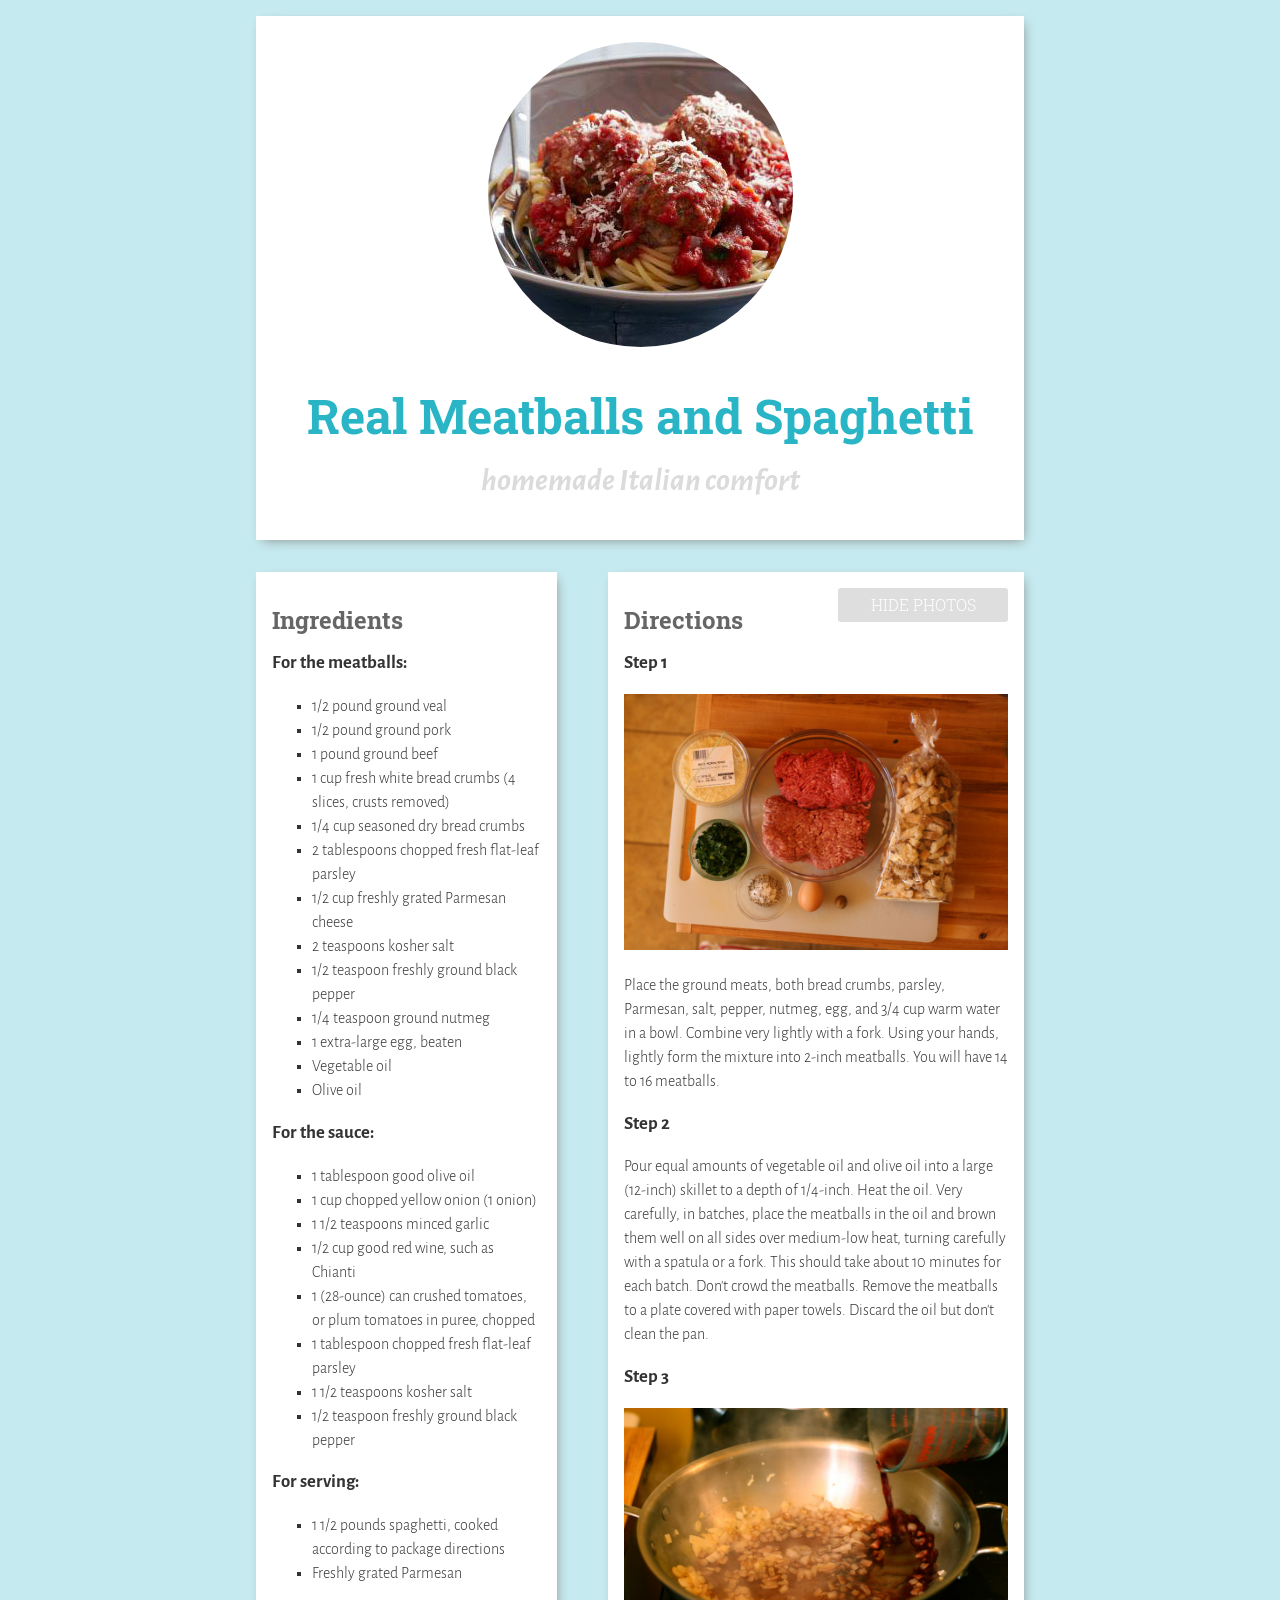
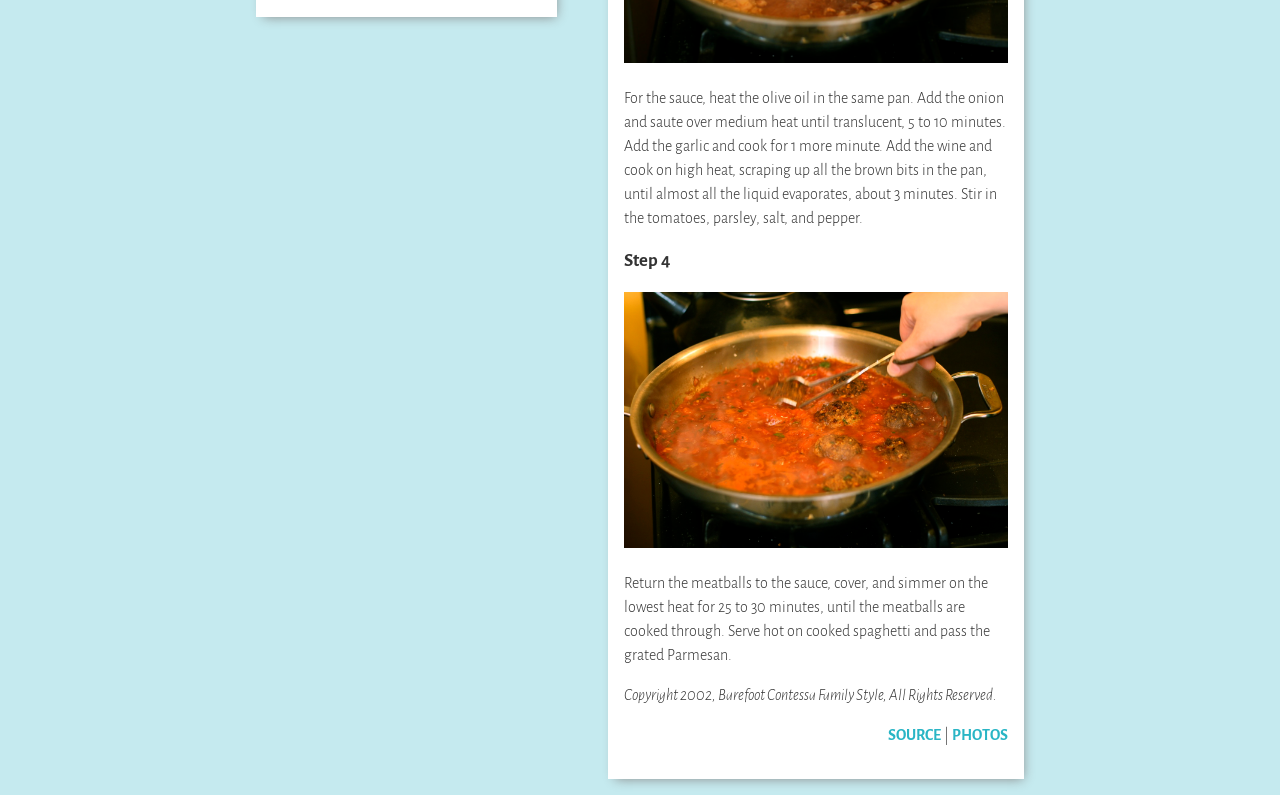
<file: recipe/recipe.html>
<!DOCTYPE html>
<html>
<head>
<title>Real Meatballs and Spaghetti</title>
<link rel="stylesheet" type="text/css" href="styles.css">
<script src="https://ajax.googleapis.com/ajax/libs/jquery/2.1.1/jquery.min.js"></script>
<script src="script.js"></script>
</head>
<body>

<div class="recipe-container">
<section class="heading">
	<center><img src="images/spaghetti.jpeg"></center>

	<h1>Real Meatballs and Spaghetti</h1>
	<p class="slogan"><strong>homemade Italian comfort</strong></p>
</section>


<section class="ingredients">
<h2>Ingredients</h2>

<h3>For the meatballs:</h3>
<ul>
	<li>1/2 pound ground veal</li>
	<li>1/2 pound ground pork</li>
	<li>1 pound ground beef</li>
	<li>1 cup fresh white bread crumbs (4 slices, crusts removed)</li>
	<li>1/4 cup seasoned dry bread crumbs</li>
	<li>2 tablespoons chopped fresh flat-leaf parsley</li>
	<li>1/2 cup freshly grated Parmesan cheese</li>
	<li>2 teaspoons kosher salt</li>
	<li>1/2 teaspoon freshly ground black pepper</li>
	<li>1/4 teaspoon ground nutmeg</li>
	<li>1 extra-large egg, beaten</li>
	<li>Vegetable oil</li>
	<li>Olive oil</li>

</ul>


<h3>For the sauce:</h3>
<ul>
	<li>1 tablespoon good olive oil</li>
	<li>1 cup chopped yellow onion (1 onion)</li>
	<li>1 1/2 teaspoons minced garlic</li>
	<li>1/2 cup good red wine, such as Chianti</li>
	<li>1 (28-ounce) can crushed tomatoes, or plum tomatoes in puree, chopped</li>
	<li>1 tablespoon chopped fresh flat-leaf parsley</li>
	<li>1 1/2 teaspoons kosher salt</li>
	<li>1/2 teaspoon freshly ground black pepper</li>

</ul>
<h3>For serving:</h3>
<ul>
	<li>1 1/2 pounds spaghetti, cooked according to package directions</li>
	<li>Freshly grated Parmesan</li>

</ul>
</section>
<section class="directions">
<div class="hide-photos">HIDE PHOTOS</div>

<h2>Directions</h2>

<div class="steps">
<h3>Step 1</h3>
<img class="step-img" src="images/step1.jpg">
<p>Place the ground meats, both bread crumbs, parsley, Parmesan, salt, pepper, nutmeg, egg, and 3/4 cup warm water in a bowl. Combine very lightly with a fork. Using your hands, lightly form the mixture into 2-inch meatballs. You will have 14 to 16 meatballs.</p>
</div>

<div class="steps">
<h3>Step 2</h3>
<p>Pour equal amounts of vegetable oil and olive oil into a large (12-inch) skillet to a depth of 1/4-inch. Heat the oil. Very carefully, in batches, place the meatballs in the oil and brown them well on all sides over medium-low heat, turning carefully with a spatula or a fork. This should take about 10 minutes for each batch. Don't crowd the meatballs. Remove the meatballs to a plate covered with paper towels. Discard the oil but don't clean the pan.</p>
</div>

<div class="steps">
<h3>Step 3</h3>
<img class="step-img" src="images/step3.jpg">

<p>For the sauce, heat the olive oil in the same pan. Add the onion and saute over medium heat until translucent, 5 to 10 minutes. Add the garlic and cook for 1 more minute. Add the wine and cook on high heat, scraping up all the brown bits in the pan, until almost all the liquid evaporates, about 3 minutes. Stir in the tomatoes, parsley, salt, and pepper.</p>
</div>

<div class="steps">
<h3>Step 4</h3>
<img class="step-img" src="images/step4.jpg">

<p>Return the meatballs to the sauce, cover, and simmer on the lowest heat for 25 to 30 minutes, until the meatballs are cooked through. Serve hot on cooked spaghetti and pass the grated Parmesan.</p>
</div>
<p><em>Copyright 2002, Barefoot Contessa Family Style, All Rights Reserved.</em></p>

<p class="right"><a target="_blank" href="http://www.foodnetwork.com/recipes/ina-garten/real-meatballs-and-spaghetti-recipe.html">SOURCE</a> | <a href="http://foodrevival.com/2012/11/18/barefoot-contessa-meatballs-two-ways-on-spaghetti-and-in-a-hoagie-holla/" target="_blank">PHOTOS</a></p>

</section>

</div>














</body>
</html>
</file>
<file: recipe/styles.css>
@import url(https://fonts.googleapis.com/css?family=Roboto+Slab:700);
@import url(https://fonts.googleapis.com/css?family=Alegreya+Sans:700,300,300italic);
body {
	
	font-family: 'Alegreya Sans', sans-serif;
	font-weight:300;
	line-height:150%;
	color:#333;
	background-color:#C5EAEF;
	margin:0;
}

section {
 background-color:white;
	padding:1em;
	margin:1em 0;
	-webkit-box-shadow: 3px 4px 11px -4px rgba(138,138,138,1);
-moz-box-shadow: 3px 4px 11px -4px rgba(138,138,138,1);
box-shadow: 3px 4px 11px -4px rgba(138,138,138,1);


}
.recipe-container {
	width:60%;
	margin:auto;
}

h1 {
	text-align:center;
	font-size:3em;
	color:#29B5C5;
}

h2 {
	color:#666;
}

h1, h2{
	font-family: 'Roboto Slab', serif;

}

a {
	color:#29B5C5;
	text-decoration:none;
	font-weight:bold;
}
ul {
	list-style-type: square;
}

li {
	cursor:pointer;
}

li:hover {
  
	opacity:.8;
}
a:hover {
	opacity:.8;
	    -webkit-transition: opacity ease-in-out .3s;
    -o-transition: opacity ease-in-out .3s;
    transition: opacity ease-in-out .3s;
}
.slogan {
	text-align:center;
	font-style:italic;
	font-size:2em;
	color:#dbdbdb;
}

.right {
	text-align:right;
}

.ingredients {
	width:35%;
	float:left;
}

.directions {
	width:50%;
	float:right;
}

.heading img {
	border-radius:100%;
	border:10px solid white;
  
     transform: rotate(0deg);
    transition: transform ease-in-out .3s;
    -webkit-transition: -webkit-transform ease-in-out .3s;
}

.heading img:hover {
	

    transform: rotate(360deg);
    transition: transform ease-in-out .3s;
    -webkit-transition: -webkit-transform ease-in-out .3s;

}


.hide-photos {
	width:10em;
	text-align: center;
	border-radius:3px;
	background-color:#dedede;
	color:white;
	border:none;
	float:right;
	padding:5px;
	font-size:1em;
		font-family: 'Roboto Slab', serif;
			    -webkit-transition: background-color ease-in-out .1s;
    -o-transition: background-color ease-in-out .1s;
    transition: background-color ease-in-out .1s;
    -webkit-appearance:none;


}

.hide-photos:hover {
cursor: pointer;
	background-color:#b5b5b5;
		    -webkit-transition: background-color ease-in-out .1s;
    -o-transition: background-color ease-in-out .1s;
    transition: background-color ease-in-out .1s;
}
.step-img {

	width:100%;
}



.check {
	width:16px;
	display:inline-block;
}

.checked {
	font-weight:bold;
	list-style-image: url(images/checkmark.png);
}

.steps {
	cursor:pointer;
}

.strike {
	text-decoration:line-through;
}
@media (max-width: 1167px) {
.recipe-container {

	width:70%;
}
  }

  @media (max-width: 1167px) {
.recipe-container {

	width:80%;
}

h1 {
	line-height:100%;
}
  }


  @media (max-width: 875px) {
.recipe-container {

	width:80%;
}

.ingredients {
	box-sizing:border-box;
	width:100%;
	float:none;

}

.directions {
	width:100%;
		box-sizing:border-box;

	float:none;
}
  }

  @media (max-width: 875px) {
.recipe-container {

	width:90%;
}

  }
</file>
